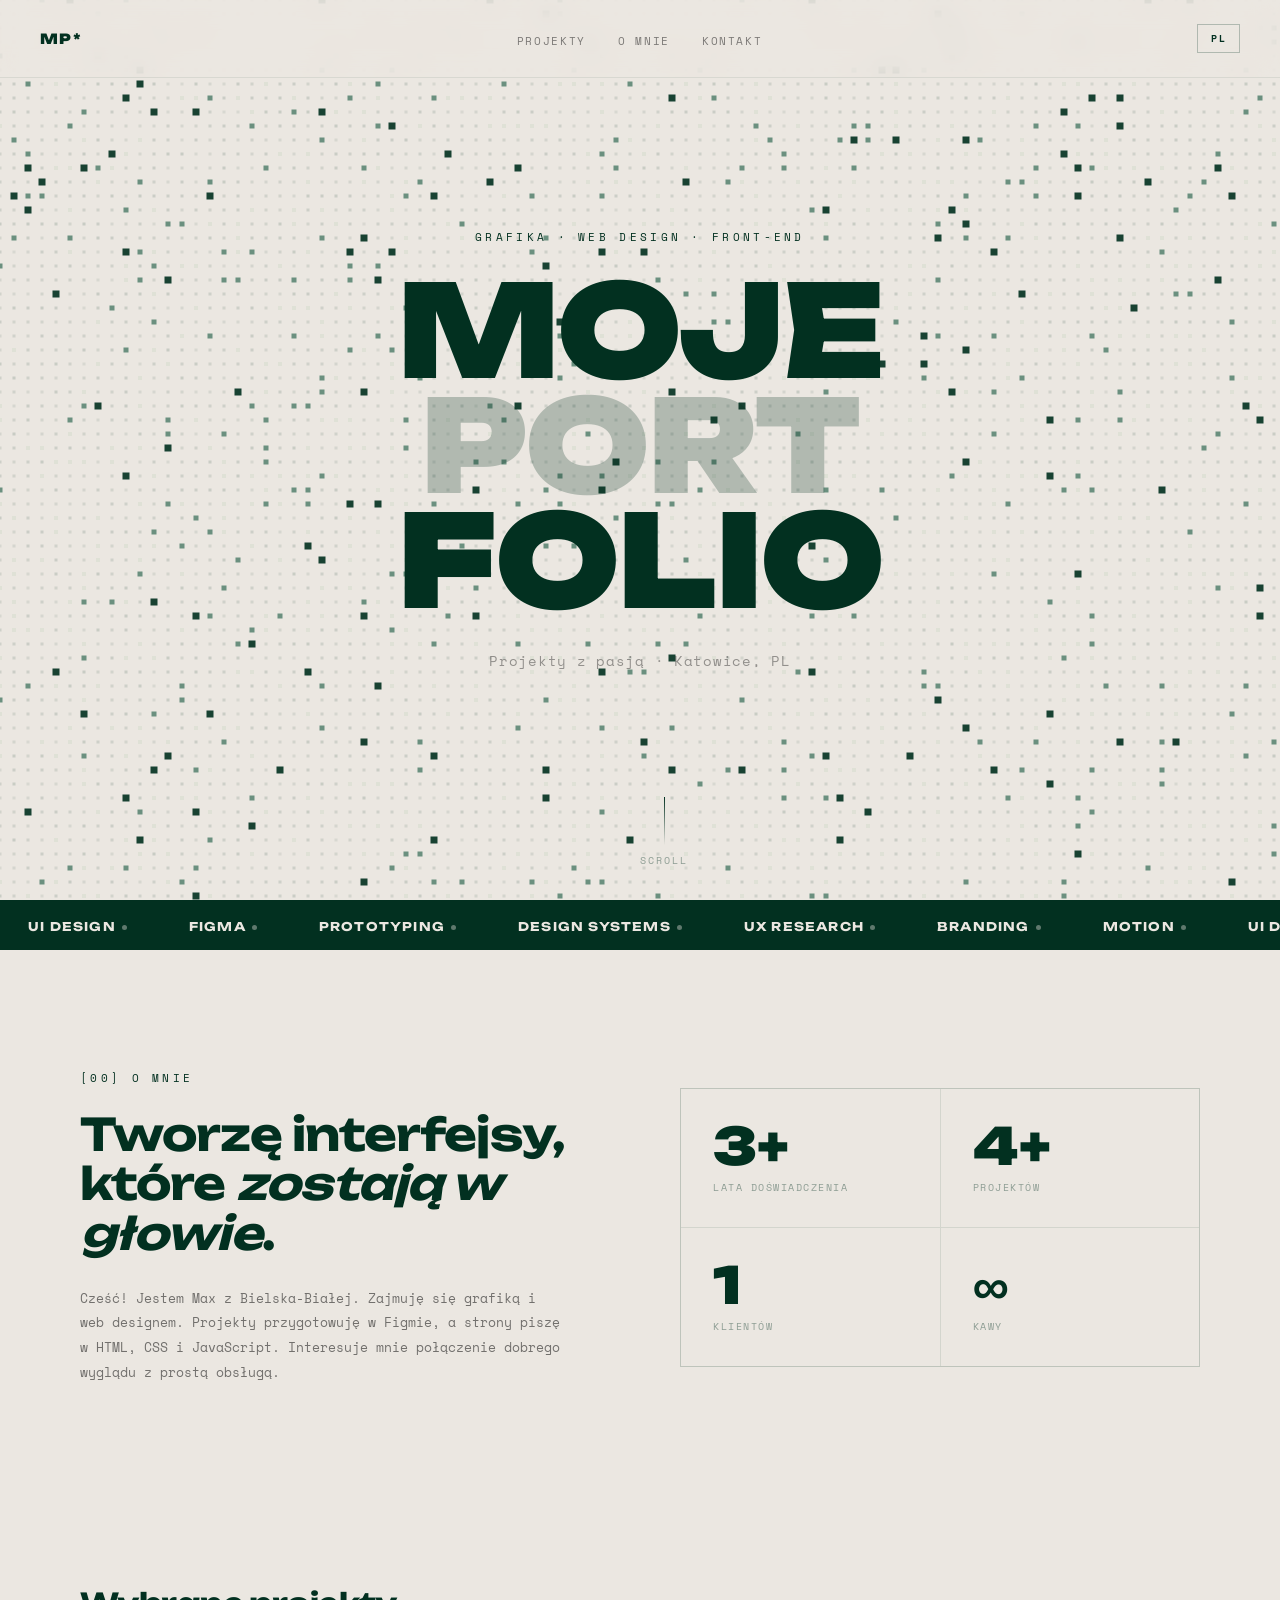
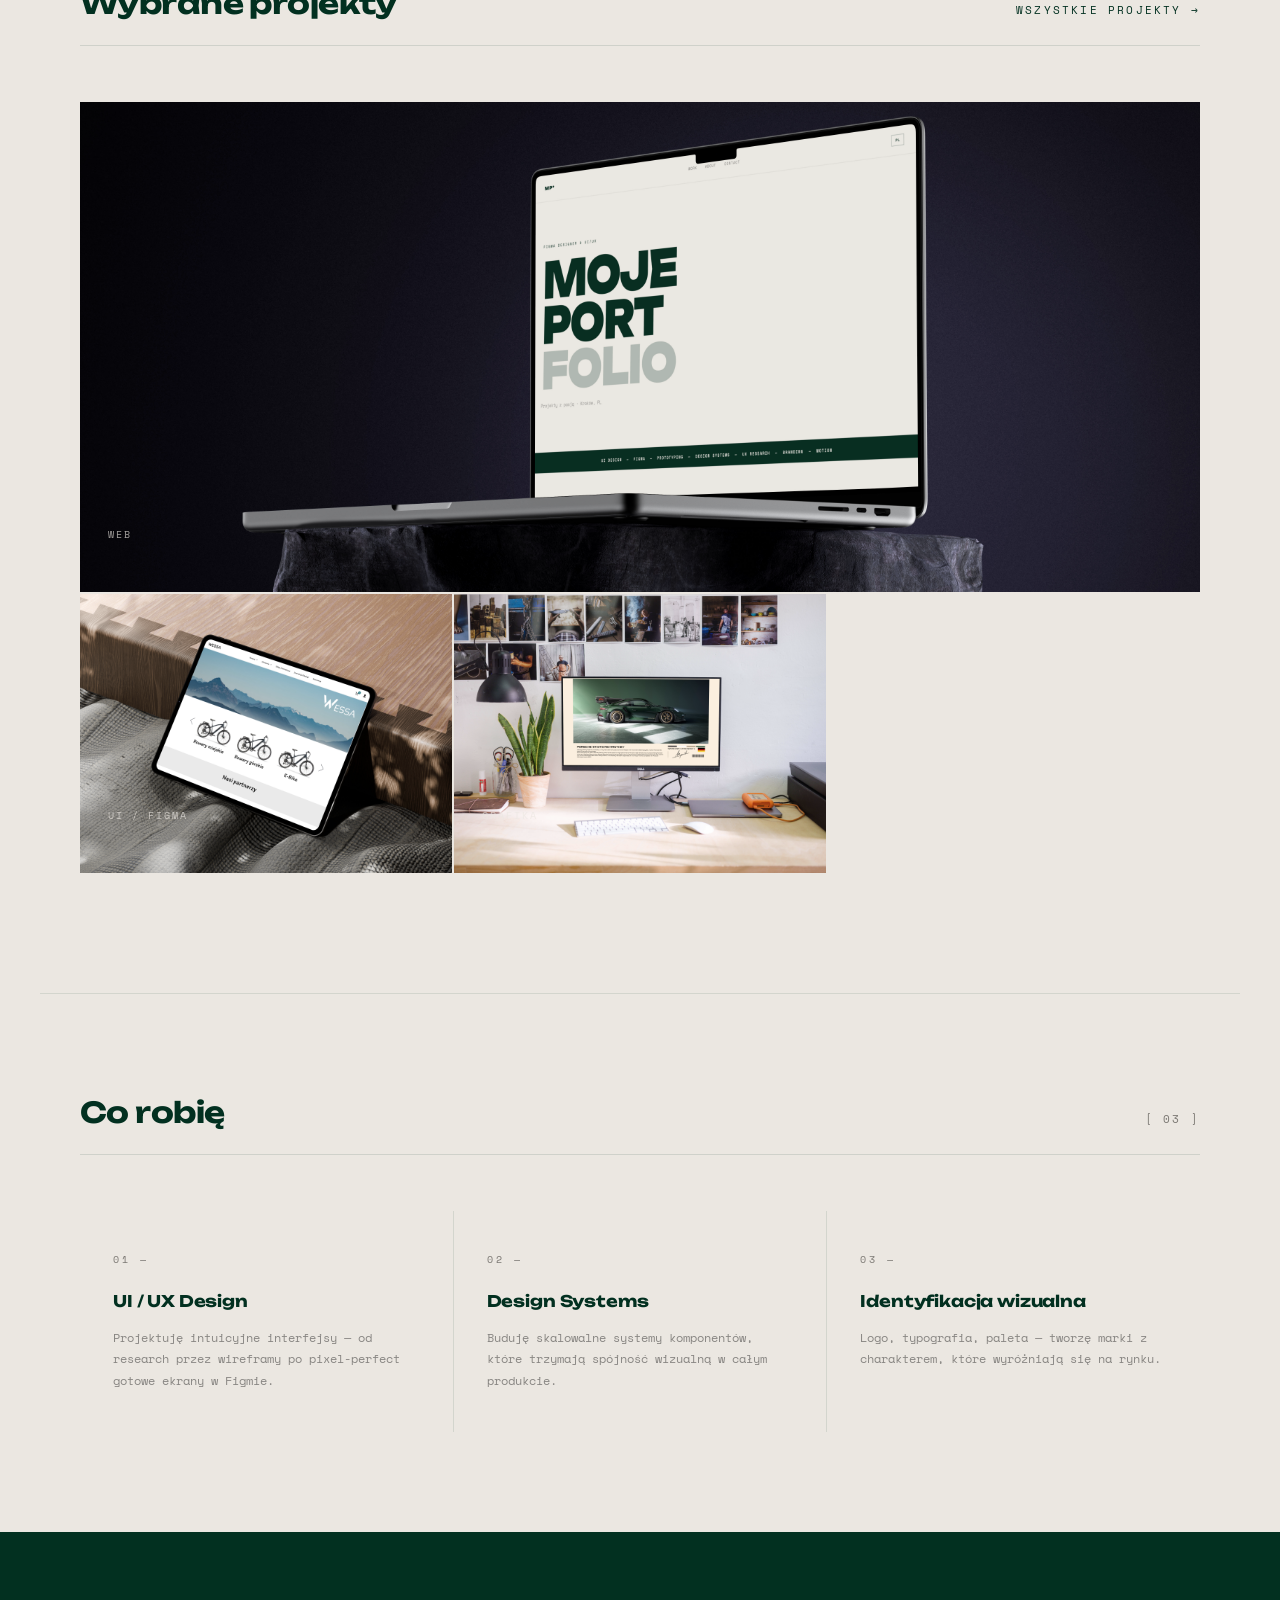
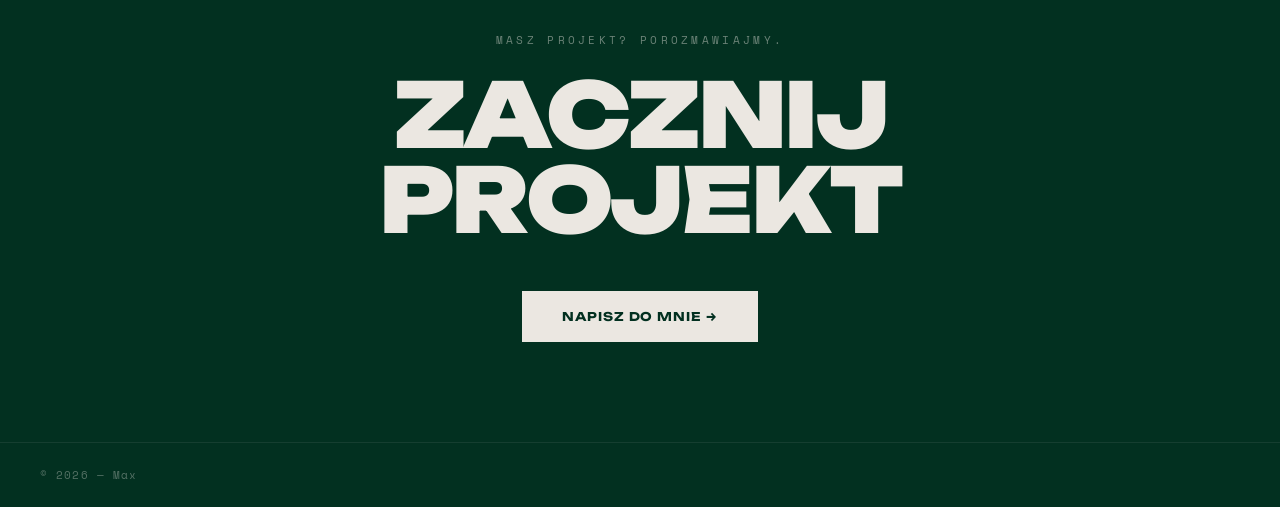
<file: index.html>
<!DOCTYPE html>
<html lang="pl">
<head>
<meta charset="UTF-8">
<meta name="viewport" content="width=device-width, initial-scale=1.0">
<meta name="description" content="Portfolio Maxa: grafika, web design i front-end. Projekty tworzone w Figmie oraz w HTML, CSS i JavaScript.">
<meta name="theme-color" content="#EBE7E1">
<meta property="og:type" content="website">
<meta property="og:locale" content="pl_PL">
<meta property="og:title" content="Max — Portfolio">
<meta property="og:description" content="Portfolio Maxa: grafika, web design i front-end. Projekty tworzone w Figmie oraz w HTML, CSS i JavaScript.">
<!-- og:image wymaga PEŁNEGO adresu, np. https://TWOJ_LOGIN.github.io/portfolio/assets/img/projekt-1/cover.jpg
     Dodaj go po opublikowaniu strony: <meta property="og:image" content="https://..."> -->
<link rel="icon" href="assets/img/favicon.svg" type="image/svg+xml">
<title>Max — Portfolio</title>
<link href="https://fonts.googleapis.com/css2?family=Space+Mono:ital,wght@0,400;0,700;1,400&family=Unbounded:wght@300;400;700;900&display=swap" rel="stylesheet">
<link rel="stylesheet" href="assets/css/style.css">
</head>
<body>

<div id="cursor"></div>
<div id="cursor-ring"></div>

<nav>
  <a href="#" class="nav-logo">MP*</a>
  <ul class="nav-links">
    <li><a href="projects.html" data-i18n="nav-work">Projekty</a></li>
    <li><a href="#about" data-i18n="nav-about">O Mnie</a></li>
    <li><a href="#contact" data-i18n="nav-contact">Kontakt</a></li>
  </ul>
  <button id="lang-switch" aria-label="Zmień język / Switch language">
    <span id="lang-label">PL</span>
  </button>
</nav>

<section id="hero">
  <canvas id="pixel-canvas"></canvas>
  <div class="hero-inner">
    <p class="hero-eyebrow" data-i18n="hero-eyebrow">Grafika · Web design · Front-end</p>
    <h1 class="hero-title">MOJE<br><span class="light">PORT</span><br>FOLIO</h1>
    <p class="hero-subtitle" data-i18n="hero-sub">Projekty z pasją · Katowice, PL</p>
  </div>
  <div class="hero-scroll">
    <div class="scroll-line"></div>
    <span data-i18n="scroll">scroll</span>
  </div>
</section>

<div class="marquee-wrap" aria-hidden="true">
  <div class="marquee-track">
    <span class="marquee-item">UI Design<span class="marquee-dot"></span></span>
    <span class="marquee-item">Figma<span class="marquee-dot"></span></span>
    <span class="marquee-item">Prototyping<span class="marquee-dot"></span></span>
    <span class="marquee-item">Design Systems<span class="marquee-dot"></span></span>
    <span class="marquee-item">UX Research<span class="marquee-dot"></span></span>
    <span class="marquee-item">Branding<span class="marquee-dot"></span></span>
    <span class="marquee-item">Motion<span class="marquee-dot"></span></span>
    <span class="marquee-item">UI Design<span class="marquee-dot"></span></span>
    <span class="marquee-item">Figma<span class="marquee-dot"></span></span>
    <span class="marquee-item">Prototyping<span class="marquee-dot"></span></span>
    <span class="marquee-item">Design Systems<span class="marquee-dot"></span></span>
    <span class="marquee-item">UX Research<span class="marquee-dot"></span></span>
    <span class="marquee-item">Branding<span class="marquee-dot"></span></span>
    <span class="marquee-item">Motion<span class="marquee-dot"></span></span>
  </div>
</div>

<section id="about">
  <div class="about-text">
    <p class="about-label" data-i18n="about-label">[00] O mnie</p>
    <h2 class="about-heading" data-i18n="about-heading">Tworzę interfejsy, które <em>zostają w głowie</em>.</h2>
    <p class="about-body" data-i18n="about-body">Cześć! Jestem Max z Bielska-Białej. Zajmuję się grafiką i web designem. Projekty przygotowuję w Figmie, a strony piszę w HTML, CSS i JavaScript. Interesuje mnie połączenie dobrego wyglądu z prostą obsługą.</p>
  </div>
  <div class="about-stats">
    <div class="stat"><div class="stat-num">3+</div><div class="stat-label" data-i18n="stat-exp">Lata doświadczenia</div></div>
    <div class="stat"><div class="stat-num">4+</div><div class="stat-label" data-i18n="stat-proj">Projektów</div></div>
    <div class="stat"><div class="stat-num">1</div><div class="stat-label" data-i18n="stat-clients">Klientów</div></div>
    <div class="stat"><div class="stat-num">∞</div><div class="stat-label" data-i18n="stat-coffee">Kawy</div></div>
  </div>
</section>

<section id="work">
  <div class="section-header">
    <h2 class="section-title" data-i18n="work-title">Wybrane projekty</h2>
    <a class="section-count section-all" href="projects.html" data-i18n="work-all">Wszystkie projekty →</a>
  </div>
  <div class="projects-grid">
    <div class="project-card">
      <img class="project-img" src="assets/img/projekt-1/cover.jpg" alt="Laptop z otwartą stroną portfolio z napisem MOJE PORTFOLIO" loading="lazy" decoding="async" onerror="this.style.display='none';this.nextElementSibling.style.display='flex'">
      <div class="project-placeholder" style="display:none"><div class="ph-inner"><div class="ph-num">01</div><div class="ph-label" data-i18n="proj-label">Projekt</div></div></div>
      <div class="project-overlay"></div>
      <div class="project-info"><span class="project-tag" data-i18n="proj1-tag">Web</span><div class="project-name" data-i18n="proj1-name">Moje portfolio</div></div>
    </div>
    <div class="project-card">
      <img class="project-img" src="assets/img/projekt-2/cover.jpg" alt="Tablet z projektem strony WESSA: strona główna z rowerami" loading="lazy" decoding="async" onerror="this.style.display='none';this.nextElementSibling.style.display='flex'">
      <div class="project-placeholder"><div class="ph-inner"><div class="ph-num">02</div><div class="ph-label" data-i18n="proj-label">Projekt</div></div></div>
      <div class="project-overlay"></div>
      <div class="project-info"><span class="project-tag" data-i18n="proj2-tag">UI / Figma</span><div class="project-name" data-i18n="proj2-name">WESSA</div></div>
    </div>
    <div class="project-card">
      <img class="project-img" src="assets/img/projekt-3/cover.jpg" alt="Monitor na biurku z plakatem Porsche 911 GT3 RS Manthey" loading="lazy" decoding="async" onerror="this.style.display='none';this.nextElementSibling.style.display='flex'">
      <div class="project-placeholder"><div class="ph-inner"><div class="ph-num">03</div><div class="ph-label" data-i18n="proj-label">Projekt</div></div></div>
      <div class="project-overlay"></div>
      <div class="project-info"><span class="project-tag" data-i18n="proj3-tag">Grafika</span><div class="project-name" data-i18n="proj3-name">Plakaty samochodowe</div></div>
    </div>
  </div>
</section>

<section id="services">
  <div class="section-header">
    <h2 class="section-title" data-i18n="services-title">Co robię</h2>
    <span class="section-count">[ 03 ]</span>
  </div>
  <div class="services-grid">
    <div class="service">
      <div class="service-num">01 —</div>
      <div class="service-name">UI / UX Design</div>
      <p class="service-desc" data-i18n="s1-desc">Projektuję intuicyjne interfejsy — od research przez wireframy po pixel-perfect gotowe ekrany w Figmie.</p>
    </div>
    <div class="service">
      <div class="service-num">02 —</div>
      <div class="service-name">Design Systems</div>
      <p class="service-desc" data-i18n="s2-desc">Buduję skalowalne systemy komponentów, które trzymają spójność wizualną w całym produkcie.</p>
    </div>
    <div class="service">
      <div class="service-num">03 —</div>
      <div class="service-name" data-i18n="s3-name">Identyfikacja wizualna</div>
      <p class="service-desc" data-i18n="s3-desc">Logo, typografia, paleta — tworzę marki z charakterem, które wyróżniają się na rynku.</p>
    </div>
  </div>
</section>

<section id="contact">
  <p class="contact-label" data-i18n="contact-label">Masz projekt? Porozmawiajmy.</p>
  <h2 class="contact-heading" data-i18n="contact-heading">ZACZNIJ<br>PROJEKT</h2>
  <a href="#" id="open-contact" class="contact-btn" data-i18n="contact-btn">Napisz do mnie →</a>
</section>

<div class="modal" id="contact-modal" role="dialog" aria-modal="true" aria-labelledby="modal-title">
  <div class="modal-box">
    <button type="button" class="modal-close" id="close-contact" aria-label="Zamknij">&times;</button>
    <h3 class="modal-title" id="modal-title" data-i18n="form-title">Napisz do mnie</h3>
    <form id="contact-form" action="https://formspree.io/f/TWOJ_ID" method="POST" novalidate>
      <div class="field">
        <label for="f-name" data-i18n="form-name">Imię i nazwisko</label>
        <input type="text" id="f-name" name="name" required autocomplete="name">
      </div>
      <div class="field">
        <label for="f-email" data-i18n="form-email">Twój e-mail</label>
        <input type="email" id="f-email" name="email" required autocomplete="email">
      </div>
      <div class="field">
        <label for="f-message" data-i18n="form-message">Co chcesz zrobić?</label>
        <textarea id="f-message" name="message" rows="5" required></textarea>
      </div>
      <input type="text" name="_gotcha" class="hp" tabindex="-1" autocomplete="off">
      <button type="submit" class="submit-btn" id="submit-btn" data-i18n="form-send">Wyślij →</button>
      <p class="form-status" id="form-status" role="status"></p>
    </form>
  </div>
</div>

<footer>
  <span class="footer-copy">© 2026 — Max</span>
  <ul class="footer-links">
    <!-- Dodaj tu swoje prawdziwe linki, np.:
    <li><a href="https://www.linkedin.com/in/TWOJ_PROFIL" target="_blank" rel="noopener">LinkedIn</a></li>
    <li><a href="https://github.com/TWOJ_LOGIN" target="_blank" rel="noopener">GitHub</a></li>
    -->
  </ul>
</footer>

<script src="assets/js/main.js" defer></script>
</body>
</html>
</file>
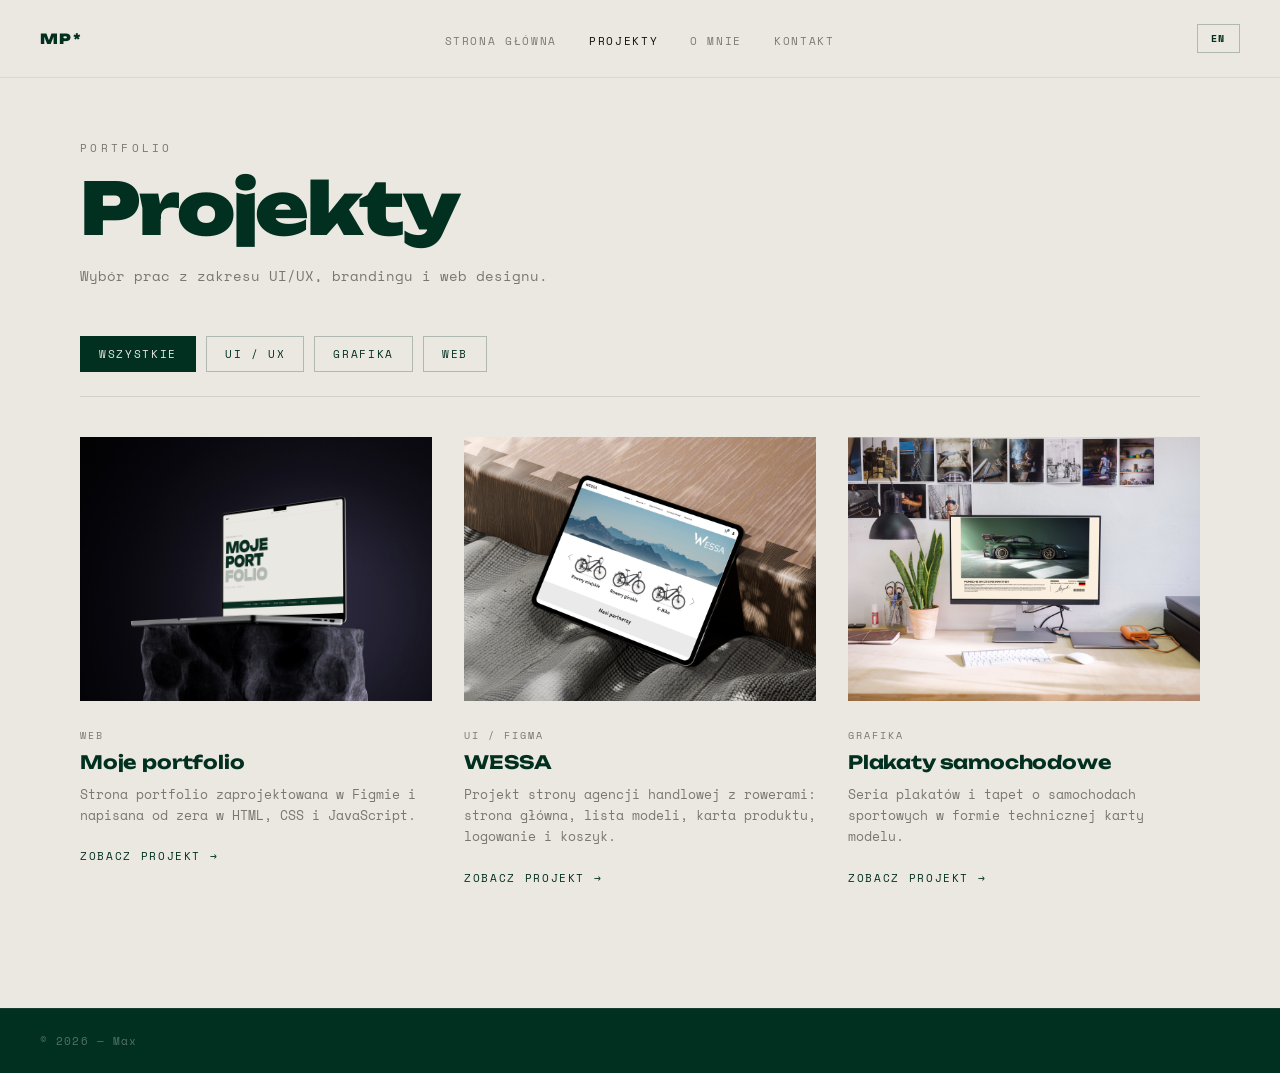
<file: projects.html>
<!DOCTYPE html>
<html lang="pl">
<head>
<meta charset="UTF-8">
<meta name="viewport" content="width=device-width, initial-scale=1.0">
<meta name="description" content="Wybrane projekty Maxa: strony internetowe, interfejsy zaprojektowane w Figmie i grafiki.">
<meta name="theme-color" content="#EBE7E1">
<meta property="og:type" content="website">
<meta property="og:locale" content="pl_PL">
<meta property="og:title" content="Projekty — Max">
<meta property="og:description" content="Wybrane projekty Maxa: strony internetowe, interfejsy zaprojektowane w Figmie i grafiki.">
<!-- og:image wymaga PEŁNEGO adresu, np. https://TWOJ_LOGIN.github.io/portfolio/assets/img/projekt-1/cover.jpg
     Dodaj go po opublikowaniu strony: <meta property="og:image" content="https://..."> -->
<link rel="icon" href="assets/img/favicon.svg" type="image/svg+xml">
<title>Projekty — Max</title>
<link href="https://fonts.googleapis.com/css2?family=Space+Mono:ital,wght@0,400;0,700;1,400&family=Unbounded:wght@300;400;700;900&display=swap" rel="stylesheet">
<link rel="stylesheet" href="assets/css/style.css">
</head>
<body class="subpage">

<nav>
  <a href="index.html" class="nav-logo">MP*</a>
  <ul class="nav-links">
    <li><a href="index.html" data-i18n="nav-home">Strona główna</a></li>
    <li><a href="projects.html" class="active" data-i18n="nav-work">Projekty</a></li>
    <li><a href="index.html#about" data-i18n="nav-about">O Mnie</a></li>
    <li><a href="index.html#contact" data-i18n="nav-contact">Kontakt</a></li>
  </ul>
  <button id="lang-switch" aria-label="Zmień język / Switch language">
    <span id="lang-label">EN</span>
  </button>
</nav>

<main id="projects-page">
  <header class="page-header">
    <p class="page-eyebrow" data-i18n="pg-eyebrow">Portfolio</p>
    <h1 class="page-title" data-i18n="pg-title">Projekty</h1>
    <p class="page-lead" data-i18n="pg-lead">Wybór prac z zakresu UI/UX, brandingu i web designu.</p>
  </header>

  <div class="filters" role="tablist">
    <button class="filter active" data-filter="all" data-i18n="f-all">Wszystkie</button>
    <button class="filter" data-filter="ui" data-i18n="f-ui">UI / UX</button>
    <button class="filter" data-filter="graphics" data-i18n="f-graphics">Grafika</button>
    <button class="filter" data-filter="web" data-i18n="f-web">Web</button>
  </div>

  <section class="pgrid" id="pgrid">

      <article class="pcard" data-cat="web">
        <a class="pcard-media" href="project.html?id=1" aria-label="Moje portfolio">
        <img class="pcard-img" src="assets/img/projekt-1/cover.jpg" alt="Laptop z otwartą stroną portfolio z napisem MOJE PORTFOLIO" loading="lazy" decoding="async" onerror="this.style.display='none';this.nextElementSibling.style.display='flex'">
        <div class="project-placeholder" style="display:none"><div class="ph-inner"><div class="ph-num">01</div></div></div>
        </a>
        <div class="pcard-body">
          <span class="project-tag pcard-tag" data-i18n="p1-tag">Web</span>
          <h3 class="pcard-name" data-i18n="p1-name">Moje portfolio</h3>
          <p class="pcard-desc" data-i18n="p1-desc">Strona portfolio zaprojektowana w Figmie i napisana od zera w HTML, CSS i JavaScript.</p>
          <a class="pcard-link" href="project.html?id=1" data-i18n="p-view">Zobacz projekt →</a>
        </div>
      </article>

      <article class="pcard" data-cat="ui">
        <a class="pcard-media" href="project.html?id=2" aria-label="WESSA">
        <img class="pcard-img" src="assets/img/projekt-2/cover.jpg" alt="Tablet z projektem strony WESSA: strona główna z rowerami" loading="lazy" decoding="async" onerror="this.style.display='none';this.nextElementSibling.style.display='flex'">
        <div class="project-placeholder"><div class="ph-inner"><div class="ph-num">02</div></div></div>
        </a>
        <div class="pcard-body">
          <span class="project-tag pcard-tag" data-i18n="p2-tag">UI / Figma</span>
          <h3 class="pcard-name" data-i18n="p2-name">WESSA</h3>
          <p class="pcard-desc" data-i18n="p2-desc">Projekt strony agencji handlowej z rowerami: strona główna, lista modeli, karta produktu, logowanie i koszyk.</p>
          <a class="pcard-link" href="project.html?id=2" data-i18n="p-view">Zobacz projekt →</a>
        </div>
      </article>

      <article class="pcard" data-cat="graphics">
        <a class="pcard-media" href="project.html?id=3" aria-label="Plakaty samochodowe">
        <img class="pcard-img" src="assets/img/projekt-3/cover.jpg" alt="Monitor na biurku z plakatem Porsche 911 GT3 RS Manthey" loading="lazy" decoding="async" onerror="this.style.display='none';this.nextElementSibling.style.display='flex'">
        <div class="project-placeholder"><div class="ph-inner"><div class="ph-num">03</div></div></div>
        </a>
        <div class="pcard-body">
          <span class="project-tag pcard-tag" data-i18n="p3-tag">Grafika</span>
          <h3 class="pcard-name" data-i18n="p3-name">Plakaty samochodowe</h3>
          <p class="pcard-desc" data-i18n="p3-desc">Seria plakatów i tapet o samochodach sportowych w formie technicznej karty modelu.</p>
          <a class="pcard-link" href="project.html?id=3" data-i18n="p-view">Zobacz projekt →</a>
        </div>
      </article>
  <!-- Kolejne projekty dodaj, kopiując całą kartę <article class="pcard"> powyżej
       i zmieniając numer w project.html?id=N oraz folder zdjęć assets/img/projekt-N/ -->
  </section>
</main>

<footer>
  <span class="footer-copy">© 2026 — Max</span>
  <ul class="footer-links">
    <!-- Dodaj tu swoje prawdziwe linki, np.:
    <li><a href="https://www.linkedin.com/in/TWOJ_PROFIL" target="_blank" rel="noopener">LinkedIn</a></li>
    <li><a href="https://github.com/TWOJ_LOGIN" target="_blank" rel="noopener">GitHub</a></li>
    -->
  </ul>
</footer>

<script src="assets/js/projects.js" defer></script>
</body>
</html>
</file>
<file: assets/css/style.css>
*{margin:0;padding:0;box-sizing:border-box}

:root{
  --bg:#EBE7E1;
  --text:#0f0f0f;
  --accent:#023020;
  --accent-mid:#034a30;
  --gray:#d4d0ca;
  --mid:#7a7772;
  --card:#e0dbd4;
}

html{scroll-behavior:smooth}

body{
  background:var(--bg);
  color:var(--text);
  font-family:'Space Mono',monospace;
  overflow-x:hidden;
}

#hero{cursor:none}

/* CURSOR */
#cursor{
  position:fixed;
  width:10px;height:10px;
  background:var(--accent);
  border-radius:50%;
  pointer-events:none;
  z-index:9999;
  transform:translate(-50%,-50%);
  transition:width 0.2s,height 0.2s,opacity 0.2s;
}
#cursor-ring{
  position:fixed;
  width:34px;height:34px;
  border:1.5px solid rgba(2,48,32,0.35);
  border-radius:50%;
  pointer-events:none;
  z-index:9998;
  transform:translate(-50%,-50%);
  transition:opacity 0.2s;
}

/* NAV */
nav{
  position:fixed;top:0;left:0;right:0;
  z-index:100;
  display:flex;align-items:center;justify-content:space-between;
  padding:24px 40px;
  background:rgba(235,231,225,0.85);
  backdrop-filter:blur(12px);
  border-bottom:1px solid rgba(2,48,32,0.08);
}
.nav-logo{
  font-family:'Unbounded',sans-serif;
  font-weight:900;
  font-size:14px;
  letter-spacing:0.1em;
  color:var(--accent);
  text-decoration:none;
}
.nav-links{
  display:flex;gap:32px;
  list-style:none;
}
.nav-links a{
  font-size:11px;
  letter-spacing:0.15em;
  text-transform:uppercase;
  color:var(--text);
  text-decoration:none;
  opacity:0.5;
  transition:opacity 0.2s;
}
.nav-links a:hover{opacity:1}

#lang-switch{
  background:none;
  border:1.5px solid rgba(2,48,32,0.25);
  color:var(--accent);
  font-family:'Space Mono',monospace;
  font-size:10px;
  font-weight:700;
  letter-spacing:0.15em;
  padding:6px 13px;
  cursor:pointer;
  transition:background 0.2s,color 0.2s,border-color 0.2s;
  border-radius:0;
}
#lang-switch:hover{
  background:var(--accent);
  color:#EBE7E1;
  border-color:var(--accent);
}

/* HERO */
#hero{
  position:relative;
  width:100%;
  height:100vh;
  min-height:600px;
  overflow:hidden;
  background:var(--bg);
  display:flex;align-items:center;justify-content:center;
}

#pixel-canvas{
  position:absolute;
  inset:0;
  width:100%;
  height:100%;
  z-index:0;
  display:block;
}

.hero-inner{
  position:relative;
  z-index:2;
  text-align:center;
  pointer-events:none;
}

.hero-eyebrow{
  font-family:'Space Mono',monospace;
  font-size:11px;
  letter-spacing:0.3em;
  text-transform:uppercase;
  color:var(--accent);
  margin-bottom:28px;
  opacity:0;
  animation:fadeUp 0.8s 0.5s forwards;
}

.hero-title{
  font-family:'Unbounded',sans-serif;
  font-size:clamp(3rem,10vw,9rem);
  font-weight:900;
  line-height:0.9;
  letter-spacing:-0.02em;
  color:var(--accent);
  opacity:0;
  animation:fadeUp 0.9s 0.7s forwards;
}
.hero-title .light{color:rgba(2,48,32,0.25)}

.hero-subtitle{
  font-family:'Space Mono',monospace;
  font-size:clamp(0.7rem,1.3vw,0.9rem);
  color:rgba(15,15,15,0.4);
  margin-top:32px;
  letter-spacing:0.05em;
  opacity:0;
  animation:fadeUp 0.8s 1s forwards;
}

.hero-scroll{
  position:absolute;
  bottom:32px;
  left:50%;
  transform:translateX(-50%);
  z-index:3;
  display:flex;flex-direction:column;align-items:center;gap:8px;
  font-size:10px;
  letter-spacing:0.2em;
  text-transform:uppercase;
  color:rgba(2,48,32,0.4);
  opacity:0;
  animation:fadeUp 1s 1.4s forwards;
}
.scroll-line{
  width:1px;height:48px;
  background:linear-gradient(to bottom,var(--accent),transparent);
  animation:scrollAnim 2s 1.6s infinite;
}
@keyframes scrollAnim{
  0%{transform:scaleY(0);transform-origin:top;opacity:1}
  49%{transform:scaleY(1);transform-origin:top;opacity:1}
  50%{transform:scaleY(1);transform-origin:bottom;opacity:1}
  100%{transform:scaleY(0);transform-origin:bottom;opacity:0}
}
@keyframes fadeUp{
  from{opacity:0;transform:translateY(20px)}
  to{opacity:1;transform:translateY(0)}
}

/* MARQUEE */
.marquee-wrap{
  background:var(--accent);
  color:#EBE7E1;
  overflow:hidden;
  padding:13px 0;
  white-space:nowrap;
}
.marquee-track{
  display:inline-flex;
  animation:marquee 20s linear infinite;
}
.marquee-item{
  font-family:'Unbounded',sans-serif;
  font-size:12px;
  font-weight:700;
  letter-spacing:0.1em;
  text-transform:uppercase;
  padding:0 28px;
}
.marquee-dot{
  display:inline-block;
  width:5px;height:5px;
  background:#EBE7E1;
  border-radius:50%;
  opacity:0.4;
  vertical-align:middle;
  margin:0 6px;
}
@keyframes marquee{
  from{transform:translateX(0)}
  to{transform:translateX(-50%)}
}

/* ABOUT */
#about{
  padding:120px 40px;
  max-width:1200px;
  margin:0 auto;
  display:grid;
  grid-template-columns:1fr 1fr;
  gap:80px;
  align-items:center;
}
.about-label{
  font-size:11px;
  letter-spacing:0.3em;
  text-transform:uppercase;
  color:var(--accent);
  margin-bottom:24px;
}
.about-heading{
  font-family:'Unbounded',sans-serif;
  font-size:clamp(1.6rem,3.5vw,2.8rem);
  font-weight:700;
  line-height:1.1;
  letter-spacing:-0.02em;
  margin-bottom:28px;
  color:var(--accent);
}
.about-body{
  font-size:13px;
  line-height:1.9;
  color:rgba(15,15,15,0.55);
  max-width:480px;
}
.about-stats{
  display:grid;
  grid-template-columns:1fr 1fr;
  gap:1px;
  background:rgba(2,48,32,0.1);
  border:1px solid rgba(2,48,32,0.1);
}
.stat{
  padding:32px;
  background:var(--bg);
}
.stat-num{
  font-family:'Unbounded',sans-serif;
  font-size:clamp(2rem,5vw,3.2rem);
  font-weight:900;
  color:var(--accent);
  line-height:1;
  margin-bottom:8px;
}
.stat-label{
  font-size:10px;
  letter-spacing:0.15em;
  text-transform:uppercase;
  color:rgba(2,48,32,0.4);
}

/* WORK */
#work{
  padding:80px 40px 120px;
  max-width:1200px;
  margin:0 auto;
}
.section-header{
  display:flex;
  align-items:baseline;
  justify-content:space-between;
  margin-bottom:56px;
  border-bottom:1px solid rgba(2,48,32,0.12);
  padding-bottom:24px;
}
.section-title{
  font-family:'Unbounded',sans-serif;
  font-size:clamp(1.2rem,2.5vw,1.8rem);
  font-weight:700;
  letter-spacing:-0.02em;
  color:var(--accent);
}
.section-count{
  font-size:11px;
  letter-spacing:0.2em;
  color:var(--mid);
}

.projects-grid{
  display:grid;
  grid-template-columns:repeat(auto-fit,minmax(340px,1fr));
  gap:2px;
}
.project-card{
  position:relative;
  overflow:hidden;
  background:var(--card);
  aspect-ratio:4/3;
  cursor:none;
}
.project-card:first-child{
  grid-column:1/-1;
  aspect-ratio:16/7;
}
.project-img{
  width:100%;height:100%;
  object-fit:cover;
  display:block;
  transition:transform 0.7s cubic-bezier(0.25,0.46,0.45,0.94);
  filter:saturate(80%);
}
.project-card:hover .project-img{
  transform:scale(1.05);
  filter:saturate(100%);
}
.project-overlay{
  position:absolute;inset:0;
  background:linear-gradient(to top,rgba(2,48,32,0.75) 0%,transparent 55%);
  opacity:0;
  transition:opacity 0.4s;
}
.project-card:hover .project-overlay{opacity:1}
.project-info{
  position:absolute;bottom:0;left:0;right:0;
  padding:28px;
  transform:translateY(10px);
  transition:transform 0.4s;
}
.project-card:hover .project-info{transform:translateY(0)}
.project-tag{
  display:inline-block;
  font-size:10px;
  letter-spacing:0.2em;
  text-transform:uppercase;
  color:rgba(235,231,225,0.7);
  margin-bottom:6px;
}
.project-name{
  font-family:'Unbounded',sans-serif;
  font-size:clamp(0.9rem,1.8vw,1.3rem);
  font-weight:700;
  color:#EBE7E1;
  opacity:0;
  transition:opacity 0.4s 0.05s;
}
.project-card:hover .project-name{opacity:1}
.project-placeholder{
  width:100%;height:100%;
  display:flex;align-items:center;justify-content:center;
}
.ph-inner{text-align:center;opacity:0.15}
.ph-num{font-family:'Unbounded',sans-serif;font-size:5rem;font-weight:900;color:var(--accent)}
.ph-label{font-size:11px;letter-spacing:0.3em;text-transform:uppercase;color:var(--accent)}

/* SERVICES */
#services{
  border-top:1px solid rgba(2,48,32,0.1);
  padding:100px 40px;
  max-width:1200px;
  margin:0 auto;
}
.services-grid{
  display:grid;
  grid-template-columns:repeat(3,1fr);
  gap:1px;
  background:rgba(2,48,32,0.1);
  margin-top:56px;
}
.service{
  background:var(--bg);
  padding:40px 32px;
  border:1px solid transparent;
  transition:border-color 0.3s,background 0.3s;
}
.service:hover{border-color:var(--accent);background:#e0dbd4}
.service-num{
  font-size:10px;
  letter-spacing:0.3em;
  color:var(--mid);
  margin-bottom:24px;
}
.service-name{
  font-family:'Unbounded',sans-serif;
  font-size:1rem;
  font-weight:700;
  margin-bottom:16px;
  letter-spacing:-0.01em;
  color:var(--accent);
}
.service-desc{
  font-size:12px;
  line-height:1.8;
  color:rgba(15,15,15,0.45);
}

/* CONTACT */
#contact{
  background:var(--accent);
  color:#EBE7E1;
  padding:100px 40px;
  text-align:center;
}
.contact-label{
  font-size:11px;
  letter-spacing:0.3em;
  text-transform:uppercase;
  opacity:0.45;
  margin-bottom:24px;
}
.contact-heading{
  font-family:'Unbounded',sans-serif;
  font-size:clamp(2rem,7vw,6rem);
  font-weight:900;
  line-height:0.95;
  letter-spacing:-0.03em;
  margin-bottom:48px;
  color:#EBE7E1;
}
.contact-btn{
  display:inline-flex;
  align-items:center;
  gap:12px;
  background:#EBE7E1;
  color:var(--accent);
  font-family:'Unbounded',sans-serif;
  font-size:12px;
  font-weight:700;
  letter-spacing:0.08em;
  padding:18px 40px;
  text-decoration:none;
  text-transform:uppercase;
  transition:background 0.2s,color 0.2s;
}
.contact-btn:hover{background:rgba(235,231,225,0.85)}

footer{
  background:var(--accent);
  padding:24px 40px;
  display:flex;
  align-items:center;
  justify-content:space-between;
  border-top:1px solid rgba(235,231,225,0.08);
}
.footer-copy{font-size:11px;color:rgba(235,231,225,0.35);letter-spacing:0.1em}
.footer-links{display:flex;gap:24px;list-style:none}
.footer-links a{font-size:11px;color:rgba(235,231,225,0.35);text-decoration:none;letter-spacing:0.1em;transition:color 0.2s}
.footer-links a:hover{color:#EBE7E1}

/* CONTACT MODAL */
.modal{
  position:fixed;inset:0;z-index:1000;
  display:flex;align-items:center;justify-content:center;
  padding:20px;
  background:rgba(2,20,12,0.72);
  backdrop-filter:blur(6px);
  opacity:0;visibility:hidden;
  transition:opacity 0.3s,visibility 0.3s;
}
.modal.open{opacity:1;visibility:visible}
.modal-box{
  position:relative;
  width:100%;max-width:520px;max-height:92vh;overflow-y:auto;
  background:var(--bg);color:var(--text);
  padding:48px 40px 40px;
  transform:translateY(24px);
  transition:transform 0.35s ease;
}
.modal.open .modal-box{transform:translateY(0)}
.modal-close{
  position:absolute;top:16px;right:20px;
  background:none;border:none;cursor:pointer;
  font-size:28px;line-height:1;color:var(--text);
  transition:color 0.2s;
}
.modal-close:hover{color:var(--accent)}
.modal-title{
  font-family:'Unbounded',sans-serif;
  font-size:1.5rem;font-weight:900;
  letter-spacing:-0.02em;color:var(--accent);
  margin-bottom:28px;
}
.field{display:flex;flex-direction:column;margin-bottom:20px}
.field label{
  font-family:'Space Mono',monospace;
  font-size:10px;letter-spacing:0.2em;text-transform:uppercase;
  color:var(--mid);margin-bottom:8px;
}
.field input,.field textarea{
  font-family:'Space Mono',monospace;font-size:14px;
  background:transparent;color:var(--text);
  border:none;border-bottom:1.5px solid var(--mid);
  padding:8px 0;outline:none;border-radius:0;resize:vertical;
  transition:border-color 0.2s;
}
.field input:focus,.field textarea:focus{border-bottom-color:var(--accent)}
.hp{position:absolute;left:-9999px;opacity:0;height:0;width:0}
.submit-btn{
  width:100%;margin-top:8px;
  background:var(--accent);color:#EBE7E1;border:none;cursor:pointer;
  font-family:'Unbounded',sans-serif;font-size:12px;font-weight:700;
  letter-spacing:0.08em;text-transform:uppercase;
  padding:18px 40px;transition:background 0.2s;
}
.submit-btn:hover{background:var(--accent-mid)}
.submit-btn:disabled{opacity:0.6;cursor:wait}
.form-status{
  font-family:'Space Mono',monospace;font-size:12px;
  margin-top:16px;min-height:18px;text-align:center;
}
.form-status.ok{color:var(--accent)}
.form-status.err{color:#a1261b}
@media(max-width:768px){.modal-box{padding:44px 22px 28px}}

@media(max-width:768px){
  nav{padding:18px 20px}
  #about{grid-template-columns:1fr;padding:80px 20px;gap:48px}
  #work{padding:60px 20px 80px}
  .services-grid{grid-template-columns:1fr}
  #contact{padding:80px 20px}
  #services{padding:80px 20px}
  footer{flex-direction:column;gap:12px;text-align:center;padding:20px}
  .projects-grid{grid-template-columns:1fr}
  .project-card:first-child{aspect-ratio:4/3}
}


/* PROJECTS PAGE */
.nav-links a.active{opacity:1}
body.subpage nav{position:fixed}
#projects-page{
  max-width:1200px;margin:0 auto;
  padding:140px 40px 120px;
}
.page-header{margin-bottom:48px}
.page-eyebrow{
  font-size:11px;letter-spacing:0.3em;text-transform:uppercase;
  color:var(--mid);margin-bottom:16px;
}
.page-title{
  font-family:'Unbounded',sans-serif;font-weight:900;
  font-size:clamp(2.2rem,6vw,4.5rem);letter-spacing:-0.03em;
  color:var(--accent);line-height:1;margin-bottom:20px;
}
.page-lead{font-size:14px;line-height:1.7;color:var(--mid);max-width:520px}

.filters{
  display:flex;flex-wrap:wrap;gap:10px;
  margin-bottom:40px;padding-bottom:24px;
  border-bottom:1px solid rgba(2,48,32,0.12);
}
.filter{
  background:none;cursor:pointer;
  font-family:'Space Mono',monospace;font-size:11px;
  letter-spacing:0.15em;text-transform:uppercase;
  color:var(--accent);
  border:1.5px solid rgba(2,48,32,0.25);border-radius:0;
  padding:9px 18px;
  transition:background 0.2s,color 0.2s,border-color 0.2s;
}
.filter:hover,.filter.active{
  background:var(--accent);color:#EBE7E1;border-color:var(--accent);
}

.pgrid{
  display:grid;
  grid-template-columns:repeat(auto-fill,minmax(320px,1fr));
  gap:32px;
}
.pcard{display:flex;flex-direction:column}
.pcard.hide{display:none}
.pcard-media{
  display:block;position:relative;overflow:hidden;
  aspect-ratio:4/3;background:var(--card);
}
.pcard-img{
  width:100%;height:100%;object-fit:cover;display:block;
  filter:saturate(80%);
  transition:transform 0.7s cubic-bezier(0.25,0.46,0.45,0.94),filter 0.4s;
}
.pcard:hover .pcard-img{transform:scale(1.05);filter:saturate(100%)}
.pcard-media .project-placeholder{transition:background 0.3s}
.pcard:hover .pcard-media .project-placeholder{background:var(--gray)}
.pcard-body{padding:20px 0 0}
.pcard-tag{color:var(--mid);margin-bottom:8px}
.pcard-name{
  font-family:'Unbounded',sans-serif;font-weight:700;
  font-size:1.15rem;letter-spacing:-0.01em;
  color:var(--accent);margin-bottom:10px;
}
.pcard-desc{font-size:12.5px;line-height:1.7;color:var(--mid);margin-bottom:16px}
.pcard-link{
  font-size:11px;letter-spacing:0.15em;text-transform:uppercase;
  color:var(--accent);text-decoration:none;
  border-bottom:1px solid transparent;transition:border-color 0.2s;
}
.pcard-link:hover{border-bottom-color:var(--accent)}

@media(max-width:768px){
  #projects-page{padding:110px 20px 80px}
  .pgrid{grid-template-columns:1fr;gap:28px}
}

.section-all{color:var(--accent);text-decoration:none;text-transform:uppercase;border-bottom:1px solid transparent;transition:border-color 0.2s}
.section-all:hover{border-bottom-color:var(--accent)}

/* PROJECT DETAIL PAGE */
#project-page{
  max-width:1200px;margin:0 auto;
  padding:130px 40px 100px;
}
.back-link{
  display:inline-block;margin-bottom:48px;
  font-size:11px;letter-spacing:0.15em;text-transform:uppercase;
  color:var(--mid);text-decoration:none;transition:color 0.2s;
}
.back-link:hover{color:var(--accent)}
.proj-hero{margin-bottom:48px;max-width:820px}
.proj-tag{color:var(--mid);margin-bottom:16px}
.proj-title{
  font-family:'Unbounded',sans-serif;font-weight:900;
  font-size:clamp(2.2rem,6vw,4.5rem);letter-spacing:-0.03em;
  line-height:1;color:var(--accent);margin-bottom:24px;
}
.proj-lead{font-size:15px;line-height:1.8;color:var(--mid)}

.proj-meta{
  display:grid;grid-template-columns:repeat(auto-fit,minmax(180px,1fr));gap:24px;
  padding:24px 0;margin-bottom:48px;
  border-top:1px solid rgba(2,48,32,0.12);
  border-bottom:1px solid rgba(2,48,32,0.12);
}
.proj-meta dt{
  font-size:10px;letter-spacing:0.2em;text-transform:uppercase;
  color:var(--mid);margin-bottom:6px;
}
.proj-meta dd{font-size:13px;color:var(--text);line-height:1.5}

.shot{
  position:relative;overflow:hidden;
  background:var(--card);aspect-ratio:4/3;
}
.shot-cover{aspect-ratio:16/8;margin-bottom:72px}
.shot-ph{
  position:absolute;inset:0;
  display:flex;align-items:center;justify-content:center;
}
.shot-ph span{
  font-family:'Unbounded',sans-serif;font-weight:900;
  font-size:4rem;color:var(--accent);opacity:0.15;
}
.shot img{
  position:absolute;inset:0;width:100%;height:100%;
  object-fit:cover;display:block;cursor:zoom-in;
  transition:transform 0.7s cubic-bezier(0.25,0.46,0.45,0.94);
}
.shot:hover img{transform:scale(1.03)}

.proj-text{
  display:grid;grid-template-columns:1fr 1fr;gap:56px;
  margin-bottom:72px;
}
.proj-block h2{
  font-family:'Unbounded',sans-serif;font-weight:700;
  font-size:0.8rem;letter-spacing:0.15em;text-transform:uppercase;
  color:var(--accent);margin-bottom:16px;
}
.proj-block p{font-size:14px;line-height:1.85;color:var(--text);opacity:0.85}
.proj-result{grid-template-columns:1fr;max-width:640px}

.proj-gallery{
  display:grid;grid-template-columns:1fr 1fr;gap:16px;
  margin-bottom:72px;
}
.proj-gallery .shot-wide{grid-column:1/-1;aspect-ratio:16/8}

.proj-nav{
  display:flex;justify-content:space-between;gap:24px;
  max-width:640px;margin:0 auto 72px;
  padding:28px 0;
  border-top:1px solid rgba(2,48,32,0.12);
  border-bottom:1px solid rgba(2,48,32,0.12);
}
.proj-nav a{
  font-size:11px;letter-spacing:0.15em;text-transform:uppercase;
  color:var(--accent);text-decoration:none;
  border-bottom:1px solid transparent;transition:border-color 0.2s;
}
.proj-nav a:hover{border-bottom-color:var(--accent)}

.proj-cta{text-align:center;padding:24px 0 0}
.proj-cta p{
  font-family:'Unbounded',sans-serif;font-weight:700;
  font-size:clamp(1.1rem,2.5vw,1.6rem);color:var(--accent);margin-bottom:28px;
}

.lightbox{
  position:fixed;inset:0;z-index:1100;
  display:flex;align-items:center;justify-content:center;padding:32px;
  background:rgba(2,20,12,0.9);
  opacity:0;visibility:hidden;transition:opacity 0.3s,visibility 0.3s;
  cursor:zoom-out;
}
.lightbox.open{opacity:1;visibility:visible}
.lightbox img{max-width:100%;max-height:100%;object-fit:contain}
.lightbox-close{
  position:absolute;top:16px;right:24px;
  background:none;border:none;color:#EBE7E1;
  font-size:36px;line-height:1;cursor:pointer;
}

@media(max-width:768px){
  #project-page{padding:105px 20px 70px}
  .proj-meta{grid-template-columns:1fr 1fr}
  .proj-text{grid-template-columns:1fr;gap:32px;margin-bottom:48px}
  .shot-cover{aspect-ratio:4/3;margin-bottom:48px}
  .proj-gallery{grid-template-columns:1fr;margin-bottom:48px}
  .proj-gallery .shot-wide{aspect-ratio:4/3}
  .proj-nav{flex-direction:column;gap:16px}
}
</file>
